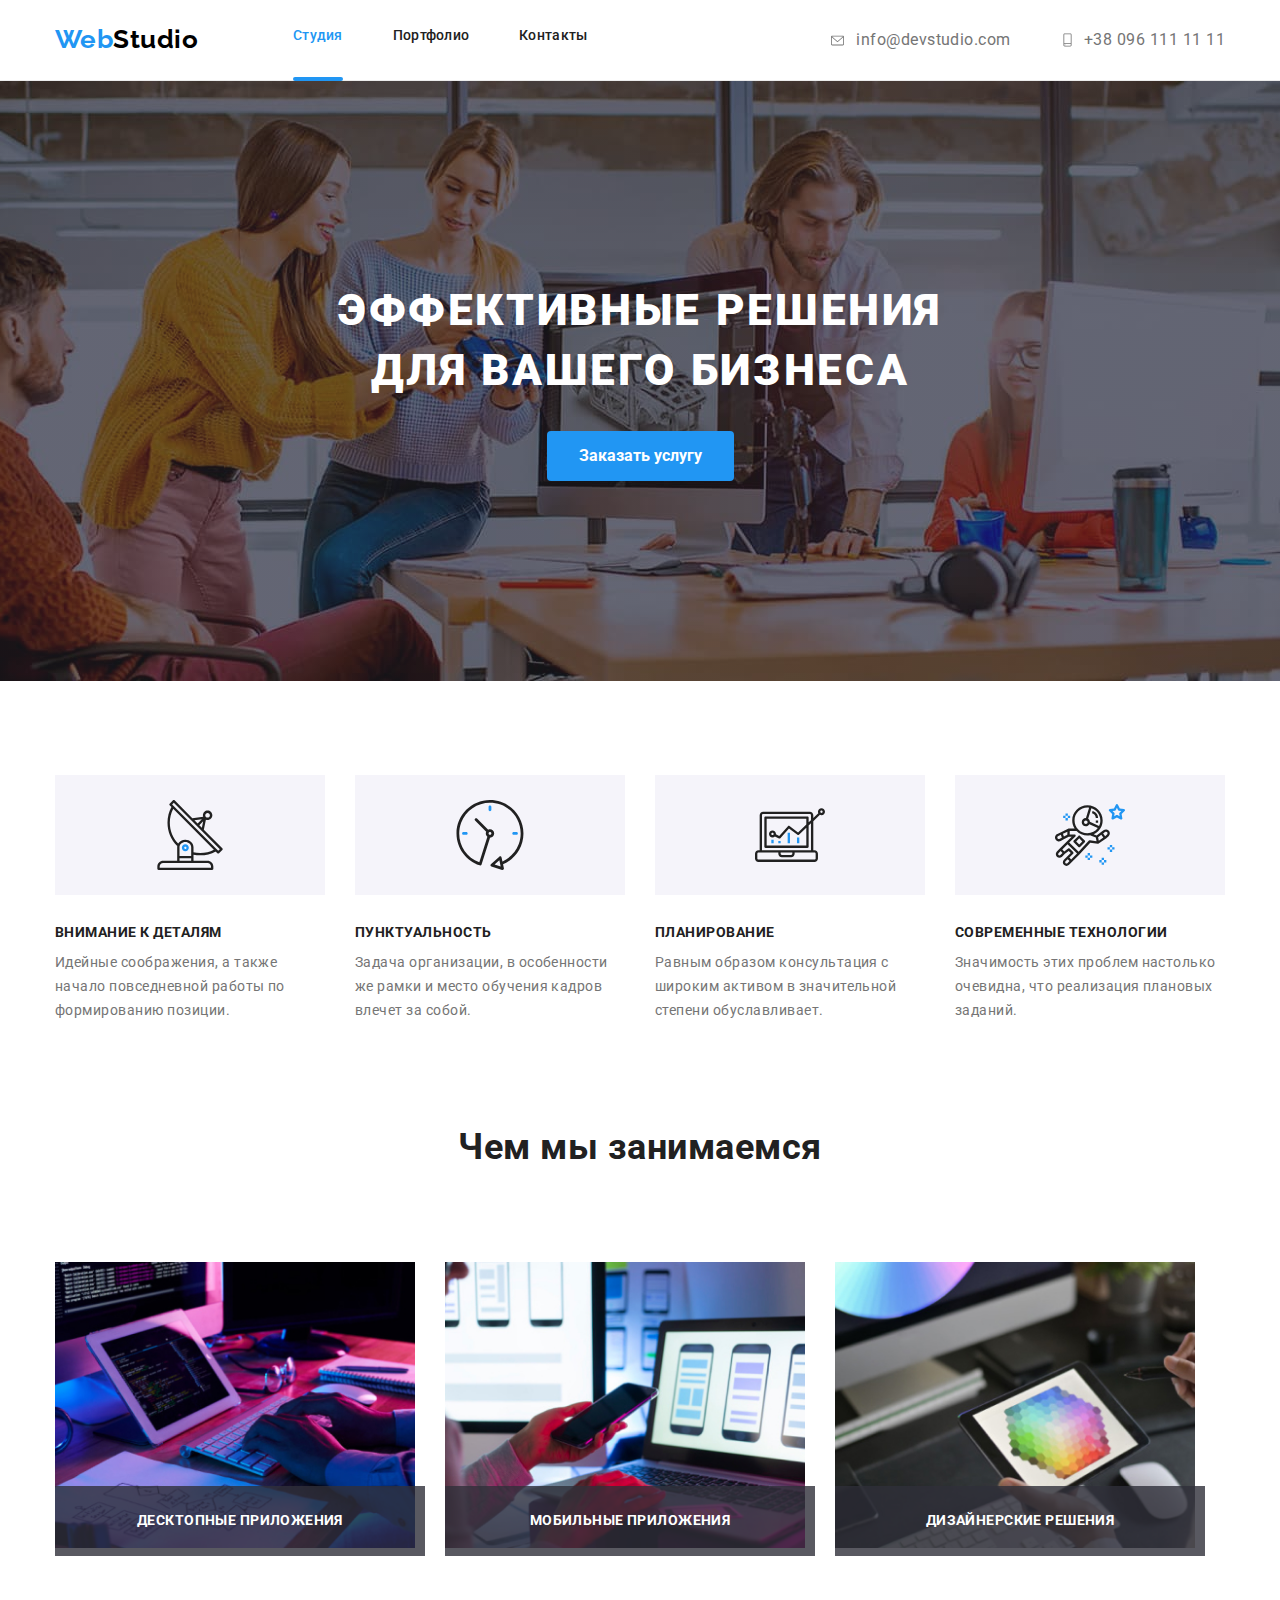
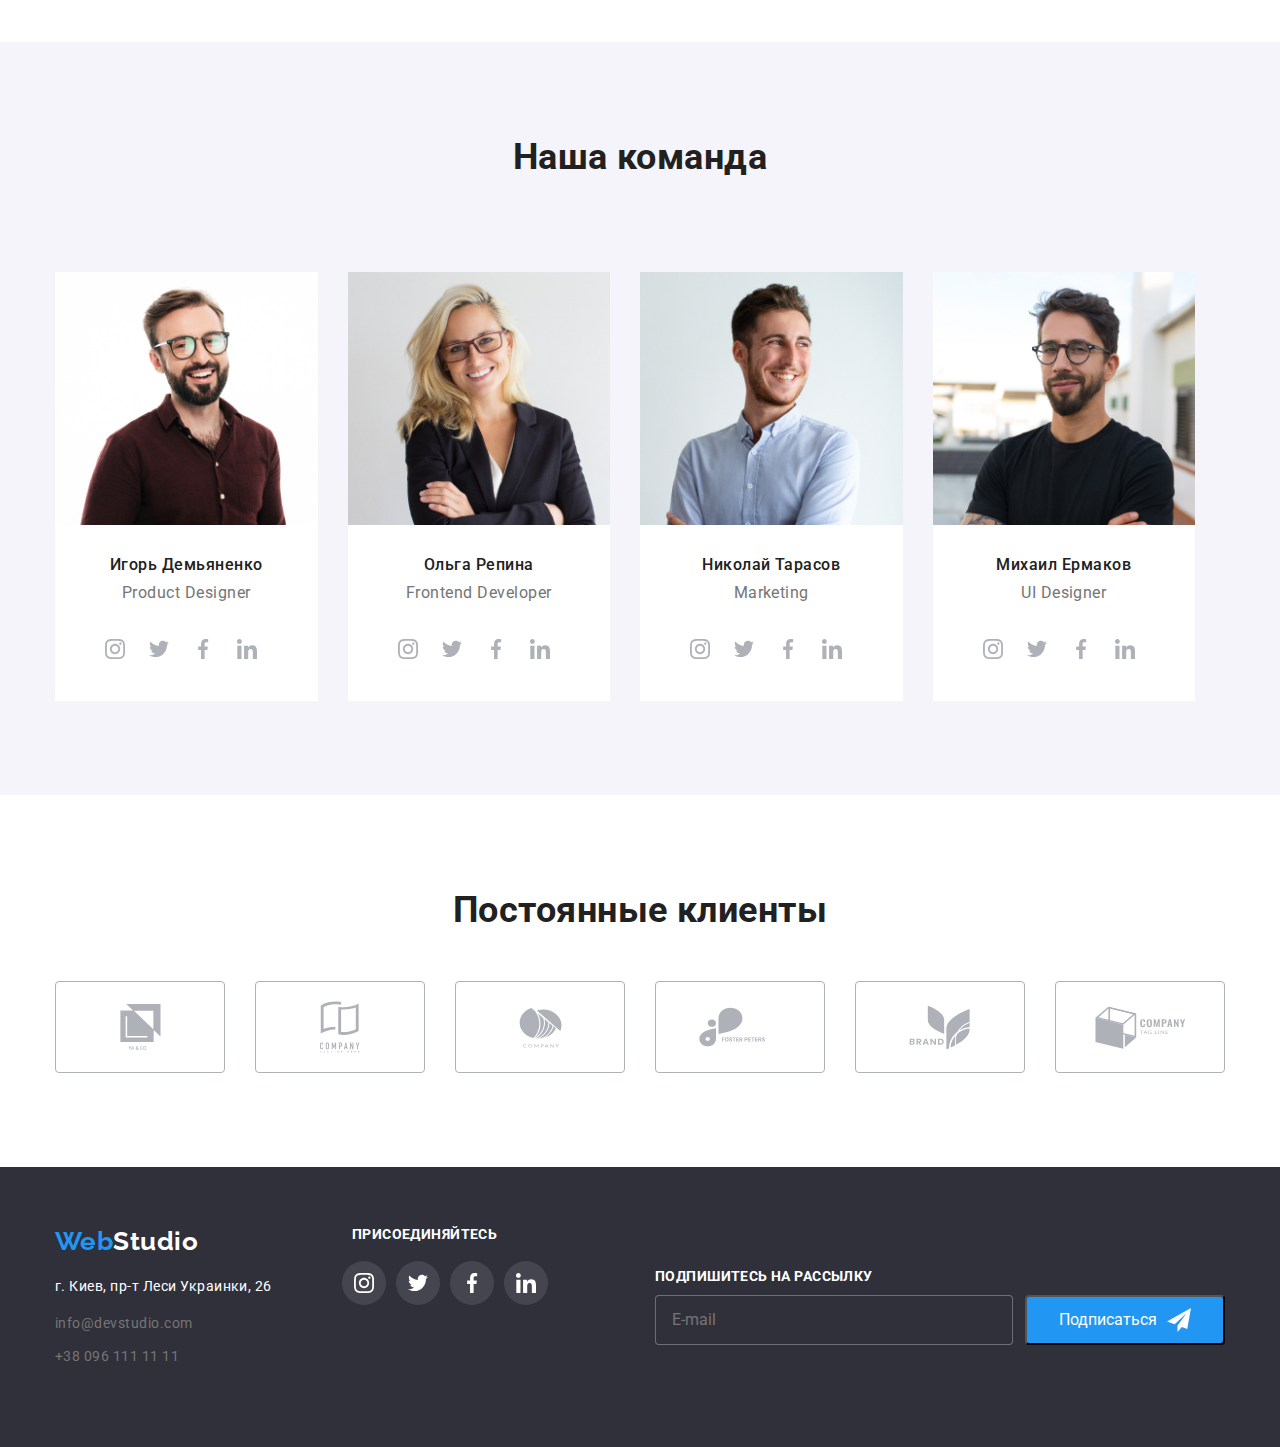
<file: index.html>
<!DOCTYPE html>
<html lang="ru">

<head>
    <meta charset="UTF-8">
    <meta http-equiv="X-UA-Compatible" content="IE=edge">
    <meta name="viewport" content="width=device-width, initial-scale=1.0">
    <title>Document</title>
    <link
        href="https://fonts.googleapis.com/css2?family=Raleway:wght@700&family=Roboto:wght@400;500;700;900&display=swap"
        rel="stylesheet">
    <link rel="stylesheet"
        href="https://cdnjs.cloudflare.com/ajax/libs/modern-normalize/1.1.0/modern-normalize.min.css">
    <link rel="stylesheet" href="./css/style.css">
</head>

<body>
    <!--header-->
    <header class="page-header">
        <div class="container">
            <nav class="menu">
                <a href="./index.html" class="logo"><span class="logo-web">Web</span>Studio</a>
                <ul class="menu-nav list">
                    <li class="item"><a href="./index.html" class="tect link current">Студия</a></li>
                    <li class="item"><a href="./portfolio.html" class="link">Портфолио</a></li>
                    <li class="item"><a href="" class="link">Контакты</a></li>
                </ul>
            </nav>


            <!--tel,mail-->
            <div class="header-contact">
                <ul class="header-contact-list">
                    <li class="header-contact-item">
                        <a class="link contact-link" href="mailto:http//info@devstudio.com">
                            <svg class="header-icon" width="17" height="13">
                                <use href=./images/sprite.svg#icon-envelope-1></use>
                            </svg>
                            info@devstudio.com</a>
                    </li>
                    <li class="header-contact-item">
                        <a class="link contact-link" href="tel:+380961111111">
                            <svg class="header-icon" width="13" height="16">
                                <use href=./images/sprite.svg#icon-smartphone-1>
                                </use>
                            </svg>
                            +38 096 111 11 11</a>
                    </li>
                </ul>
            </div>
        </div>

    </header>
    <!--main-->
    <main>
        <!--Герой-->
        <section class="hero">
            <h1 class="hero-title">Эффективные решения для вашего бизнеса</h1>
            <button type="button" class="hero-button" data-modal-open>Заказать услугу</button>
        </section>
        <!--Особенности-->
        <section class="section">
            <div class="container">
                <ul class="feature-list list">
                    <!--Feature 1-->
                    <li class="feacher-item">
                        <div class="circle-out">
                            <svg class="feacher-icon" width="70" height="70">
                                <use href="./images/sprite.svg#icon-antenna-1-1"> </use>
                            </svg>

                        </div>
                        <h3 class="title">Внимание к деталям</h3>
                        <p class="text"> Идейные соображения, а также
                            начало повседневной работы по формированию позиции.
                        </p>
                    </li>
                    <!--Feature 2-->
                    <li class="feacher-item">
                        <div class="circle-out">
                            <svg class="feacher-icon" width="70" height="70">
                                <use href="./images/sprite.svg#icon-clock-1-1"> </use>
                            </svg>
                        </div>
                        <h3 class="title">Пунктуальность</h3>
                        <p class="text">Задача организации, в особенности же рамки
                            и место обучения кадров влечет за собой.</p>
                    </li>
                    <!--Feature 3-->
                    <li class="feacher-item">
                        <div class="circle-out">
                            <svg class="feacher-icon" width="70" height="70">
                                <use href="./images/sprite.svg#icon-diagram-1-1"> </use>
                            </svg>
                        </div>
                        <h3 class="title">Планирование</h3>
                        <p class="text">Равным образом консультация с широким
                            активом в значительной степени обуславливает.</p>
                    </li>
                    <!--Feature 4-->
                    <li class="feacher-item">
                        <div class="circle-out">
                            <svg class="feacher-icon  class=" client-logo width="70" height="70">
                                <use href="./images/sprite.svg#icon-astronaut-1-1"> </use>
                            </svg>
                        </div>
                        <h3 class="title">Современные технологии</h3>
                        <p class="text">Значимость этих проблем настолько очевидна,
                            что реализация плановых заданий.</p>
                    </li>
                </ul>
            </div>
        </section>
        <!--Чем мы занимаемся-->
        <section class="section">

            <div class="container">
                <h2 class="section-title">Чем мы занимаемся</h2>
                <ul class="work-list list">
                    <li class="section-work-item">
                        <img src="./images/img1.jpg" alt="картинка програмирование" width="370">
                        <div class="work-bg">
                            <p class="work-up-bg">Десктопные приложения</p>
                        </div>
                    </li>
                    <li class="section-work-item">
                        <img src="./images/img2.jpg" alt="картинка дизайн приложений" width="370">
                        <div class="work-bg">
                            <p class="work-up-bg">Мобильные приложения</p>
                        </div>
                    </li>
                    <li class="section-work-item">
                        <img src="./images/img3.jpg" alt="картинка графический дизайн" width="370">
                        <div class="work-bg">
                            <p class="work-up-bg">Дизайнерские решения</p>
                        </div>
                    </li>
                </ul>
            </div>
        </section>
        <!--Наша команда-->
        <section class="section section-team">
            <div class="container ">
                <h2 class="team-section-title">Наша команда</h2>
                <ul class="team-list list">
                    <li class="team-item">
                        <img src="./images/img4.jpg" alt="фото дизайнера продуктов">
                        <div class="team-item-text">
                            <h3 class="section-title-man">Игорь Демьяненко</h3>
                            <p class="text">Product Designer</p>
                            <ul class="team-social-list">
                                <li class="team-social-item">
                                    <a class="team-social-link" href="">
                                        <svg class="team-social-icon" width="20" height="20">
                                            <use href="./images/sprite.svg#icon-instagram-2-1"></use>
                                        </svg>
                                    </a>
                                </li>
                                <li class="team-social-item">
                                    <a class="team-social-link" href="">
                                        <svg class="team-social-icon" width="20" height="20">
                                            <use href="./images/sprite.svg#icon-twitter-1-1"></use>
                                        </svg>
                                    </a>
                                </li>
                                <li class="team-social-item">
                                    <a class="team-social-link" href="">
                                        <svg class="team-social-icon" width="20" height="20">
                                            <use href="./images/sprite.svg#icon-facebook-1-1"></use>
                                        </svg>
                                    </a>
                                </li>
                                <li class="team-social-item">
                                    <a class="team-social-link" href="">
                                        <svg class="team-social-icon" width="20" height="20">
                                            <use href="./images/sprite.svg#icon-linkedin-1-1"></use>
                                        </svg>
                                    </a>
                                </li>
                            </ul>
                        </div>
                    </li>
                    <li class="team-item">
                        <img src="./images/img5.jpg" alt="фото фронтенд разработчика">
                        <div class="team-item-text">
                            <h3 class="section-title-man">Ольга Репина</h3>
                            <p class="text">Frontend Developer</p>
                            <ul class="team-social-list">
                                <li class="team-social-item">
                                    <a class="team-social-link" href="">
                                        <svg class="team-social-icon" width="20" height="20">
                                            <use href="./images/sprite.svg#icon-instagram-2-1"></use>
                                        </svg>
                                    </a>
                                </li>
                                <li class="team-social-item">
                                    <a class="team-social-link" href="">
                                        <svg class="team-social-icon" width="20" height="20">
                                            <use href="./images/sprite.svg#icon-twitter-1-1"></use>
                                        </svg>
                                    </a>
                                </li>
                                <li class="team-social-item">
                                    <a class="team-social-link" href="">
                                        <svg class="team-social-icon" width="20" height="20">
                                            <use href="./images/sprite.svg#icon-facebook-1-1"></use>
                                        </svg>
                                    </a>
                                </li>
                                <li class="team-social-item">
                                    <a class="team-social-link" href="">
                                        <svg class="team-social-icon" width="20" height="20">
                                            <use href="./images/sprite.svg#icon-linkedin-1-1"></use>
                                        </svg>
                                    </a>
                                </li>
                            </ul>
                        </div>
                    </li>
                    <li class="team-item">
                        <img src="./images/img6.jpg" alt="фото маркетолога">
                        <div class="team-item-text">
                            <h3 class="section-title-man">Николай Тарасов</h3>
                            <p class="text">Marketing</p>
                            <ul class="team-social-list">
                                <li class="team-social-item">
                                    <a class="team-social-link" href="">
                                        <svg class="team-social-icon" width="20" height="20">
                                            <use href="./images/sprite.svg#icon-instagram-2-1"></use>
                                        </svg>
                                    </a>
                                </li>
                                <li class="team-social-item">
                                    <a class="team-social-link" href="">
                                        <svg class="team-social-icon" width="20" height="20">
                                            <use href="./images/sprite.svg#icon-twitter-1-1"></use>
                                        </svg>
                                    </a>
                                </li>
                                <li class="team-social-item">
                                    <a class="team-social-link" href="">
                                        <svg class="team-social-icon" width="20" height="20">
                                            <use href="./images/sprite.svg#icon-facebook-1-1"></use>
                                        </svg>
                                    </a>
                                </li>
                                <li class="team-social-item">
                                    <a class="team-social-link" href="">
                                        <svg class="team-social-icon" width="20" height="20">
                                            <use href="./images/sprite.svg#icon-linkedin-1-1"></use>
                                        </svg>
                                    </a>
                                </li>
                            </ul>
                        </div>
                    </li>
                    <li class="team-item">
                        <img src="./images/img7.jpg" alt="фото UI дизайнера">
                        <div class="team-item-text">
                            <h3 class="section-title-man">Михаил Ермаков</h3>
                            <p class="text">UI Designer</p>
                            <ul class="team-social-list">
                                <li class="team-social-item">
                                    <a class="team-social-link" href="">
                                        <svg class="team-social-icon" width="20" height="20">
                                            <use href="./images/sprite.svg#icon-instagram-2-1"></use>
                                        </svg>
                                    </a>
                                </li>
                                <li class="team-social-item">
                                    <a class="team-social-link" href="">
                                        <svg class="team-social-icon" width="20" height="20">
                                            <use href="./images/sprite.svg#icon-twitter-1-1"></use>
                                        </svg>
                                    </a>
                                </li>
                                <li class="team-social-item">
                                    <a class="team-social-link" href="">
                                        <svg class="team-social-icon" width="20" height="20">
                                            <use href="./images/sprite.svg#icon-facebook-1-1"></use>
                                        </svg>
                                    </a>
                                </li>
                                <li class="team-social-item">
                                    <a class="team-social-link" href="">
                                        <svg class="team-social-icon" width="20" height="20">
                                            <use href="./images/sprite.svg#icon-linkedin-1-1"></use>
                                        </svg>
                                    </a>
                                </li>
                            </ul>
                        </div>
                    </li>
                </ul>
            </div>
        </section>
        <section class="section section-client">
            <div class="container">
                <h2 class="client-title">Постоянные клиенты</h2>
                <ul class="client-list">
                    <li class="client-item">
                        <a class="client-link" href="">
                            <svg class="client-icon" width="41" height="46">
                                <use href="./images/sprite.svg#icon-logo-1"></use>
                            </svg>
                        </a>
                    </li>
                    <li class="client-item">
                        <a class="client-link" href="">
                            <svg class="client-icon" width="40" height="52">
                                <use href="./images/sprite.svg#icon-logo-2"></use>
                            </svg>
                        </a>
                    </li>
                    <li class="client-item">
                        <a class="client-link" href="">
                            <svg class="client-icon" width="43" height="41">
                                <use href="./images/sprite.svg#icon-logo-3"></use>
                            </svg>
                        </a>
                    </li>
                    <li class="client-item">
                        <a class="client-link" href="">
                            <svg class="client-icon" width="84" height="40">
                                <use href="./images/sprite.svg#icon-logo-4"></use>
                            </svg>
                        </a>
                    </li>
                    <li class="client-item">
                        <a class="client-link" href="">
                            <svg class="client-icon" width="62" height="45">
                                <use href="./images/sprite.svg#icon-logo-5"></use>
                            </svg>
                        </a>
                    </li>
                    <li class="client-item">
                        <a class="client-link" href="">
                            <svg class="client-icon" width="93" height="43">
                                <use href="./images/sprite.svg#icon-logo-6"></use>
                            </svg>
                        </a>
                    </li>
                </ul>
            </div>
        </section>
    </main>
    <!--footer-->
    <footer class="page-footer">
        <div class="container">
            <div class="footer-content">
                <div class="footer-left">
                    <a href="./index.html" class="logo"> <span class="logo-web">Web</span>Studio</a>

                    <div class="footer-address">
                        <ul class="address">
                            <li class="item">
                                <p class="text">г. Киев, пр-т Леси Украинки, 26</p>
                            </li>
                            <li class="item"><a class="text-1"
                                    href="mailto:http//info@devstudio.com">info@devstudio.com</a>
                            </li>
                            <li class="item"><a class="text-1" href="tel:+380961111111">+38 096 111 11 11</a></li>
                        </ul>
                    </div>
                </div>
                <div class="footer-rigth">
                    <h2 class="footer-right-title">присоединяйтесь</h2>
                    <ul class="footer-social-list">
                        <li class="footer-social-item">
                            <a class="footer-social-link" href="">
                                <svg class="footer-social-icon" width="20" height="20">
                                    <use href="./images/sprite.svg#icon-instagram-2-1"></use>
                                </svg>
                            </a>
                        </li>
                        <li class="footer-social-item">
                            <a class="footer-social-link" href="">
                                <svg class="footer-social-icon" width="20" height="20">
                                    <use href="./images/sprite.svg#icon-twitter-1-1"></use>
                                </svg>
                            </a>
                        </li>
                        <li class="footer-social-item">
                            <a class="footer-social-link" href="">
                                <svg class="footer-social-icon" width="20" height="20">
                                    <use href="./images/sprite.svg#icon-facebook-1-1"></use>
                                </svg>
                            </a>
                        </li>
                        <li class="footer-social-item">
                            <a class="footer-social-link" href="">
                                <svg class="footer-social-icon" width="20" height="20">
                                    <use href="./images/sprite.svg#icon-linkedin-1-1"></use>
                                </svg>
                            </a>
                        </li>
                    </ul>
                </div>
            </div>
            <div class="footer-box-form">
                <h3 class="box-item">Подпишитесь на рассылку</h3>
                <form class="footer-form">
                    <input class="footer-input" type="email" name="email" placeholder="E-mail" />
                    <button class="footer-btn" type="submit">Подписаться
                        <svg class="send-btn-icon" width="24" height="24">
                            <use href="./images/sprite.svg#icon-send1">
                            </use>
                        </svg>
                    </button>
                </form>
            </div>
        </div>
    </footer>

    <!-- Вся твоя разметка, включая разметку модалки -->

    <div class="backdrop is-hidden" data-modal>
        <div class="modal">
            <button class="close-btn" type="button" data-modal-close>
                <svg class="close-btn-icon" width="11" height="11">
                    <use href="./images/sprite.svg#icon-close"></use>
                </svg>
            </button>
            <div class="modal-form">
                <form action="" method="GET" class="modal-form">
                    <p class="modal-title">Оставьте свои данные, мы вам перезвоним</p>
                    <div class="form-field">
                        <label for="name-input" class="form-input-text">Имя</label>
                        <div class="input-wrapper">
                            <input class="form-input" type="text" placeholder="" name="user-name" id="name-input" />
                            <svg class="input-icon" width="11" height="11">
                                <use href="./images/sprite.svg#icon-login"></use>
                            </svg>
                        </div>
                    </div>

                    <div class="form-field">
                        <label for="tel-input" class="form-input-text">Телефон</label>
                        <div class="input-wrapper">
                            <input class="form-input" type="tel" placeholder="" id="tel-input" name="user-name">
                            <svg class="input-icon" width="11" height="11">
                                <use href="./images/sprite.svg#icon-call"></use>
                            </svg>
                        </div>
                    </div>

                    <div class="form-field">
                        <label for="email-input" class="form-input-text">Почта</label>
                        <div class="input-wrapper">
                            <input type="email" placeholder="" id="email-input" name="user-name" class="form-input">
                            <svg class="input-icon" width="11" height="11">
                                <use href="./images/sprite.svg#icon-send"></use>
                            </svg>
                        </div>
                    </div>
                    <div class="form-field">
                        <label for="comment" class="form-input-text">Kомментарий</label>
                        <textarea name="user-comment" id="comment" class="form-text"
                            placeholder="Введите текст"></textarea>
                    </div>
                    <div class="form-field">
                        <input type="checkbox" class="input-check visually-hidden" id="input-check">
                        <label for="input-check" class="input-check-text">
                            <span>
                                <svg class="check-icon" width="10" height="10">
                                    <use href="./images/sprite.svg#icon-ok"></use>
                                </svg>
                            </span>
                            Соглашаюсь с рассылкой и принимаю&nbsp;<a class="form-link" href="">Условия
                                договора</a></label>
                    </div>

                    <button class="form-btn" type="submit" submit>Отправить</button>
                </form>

            </div>
        </div>
    </div>
    <script src="./js/modal.js"></script>
</body>
</file>
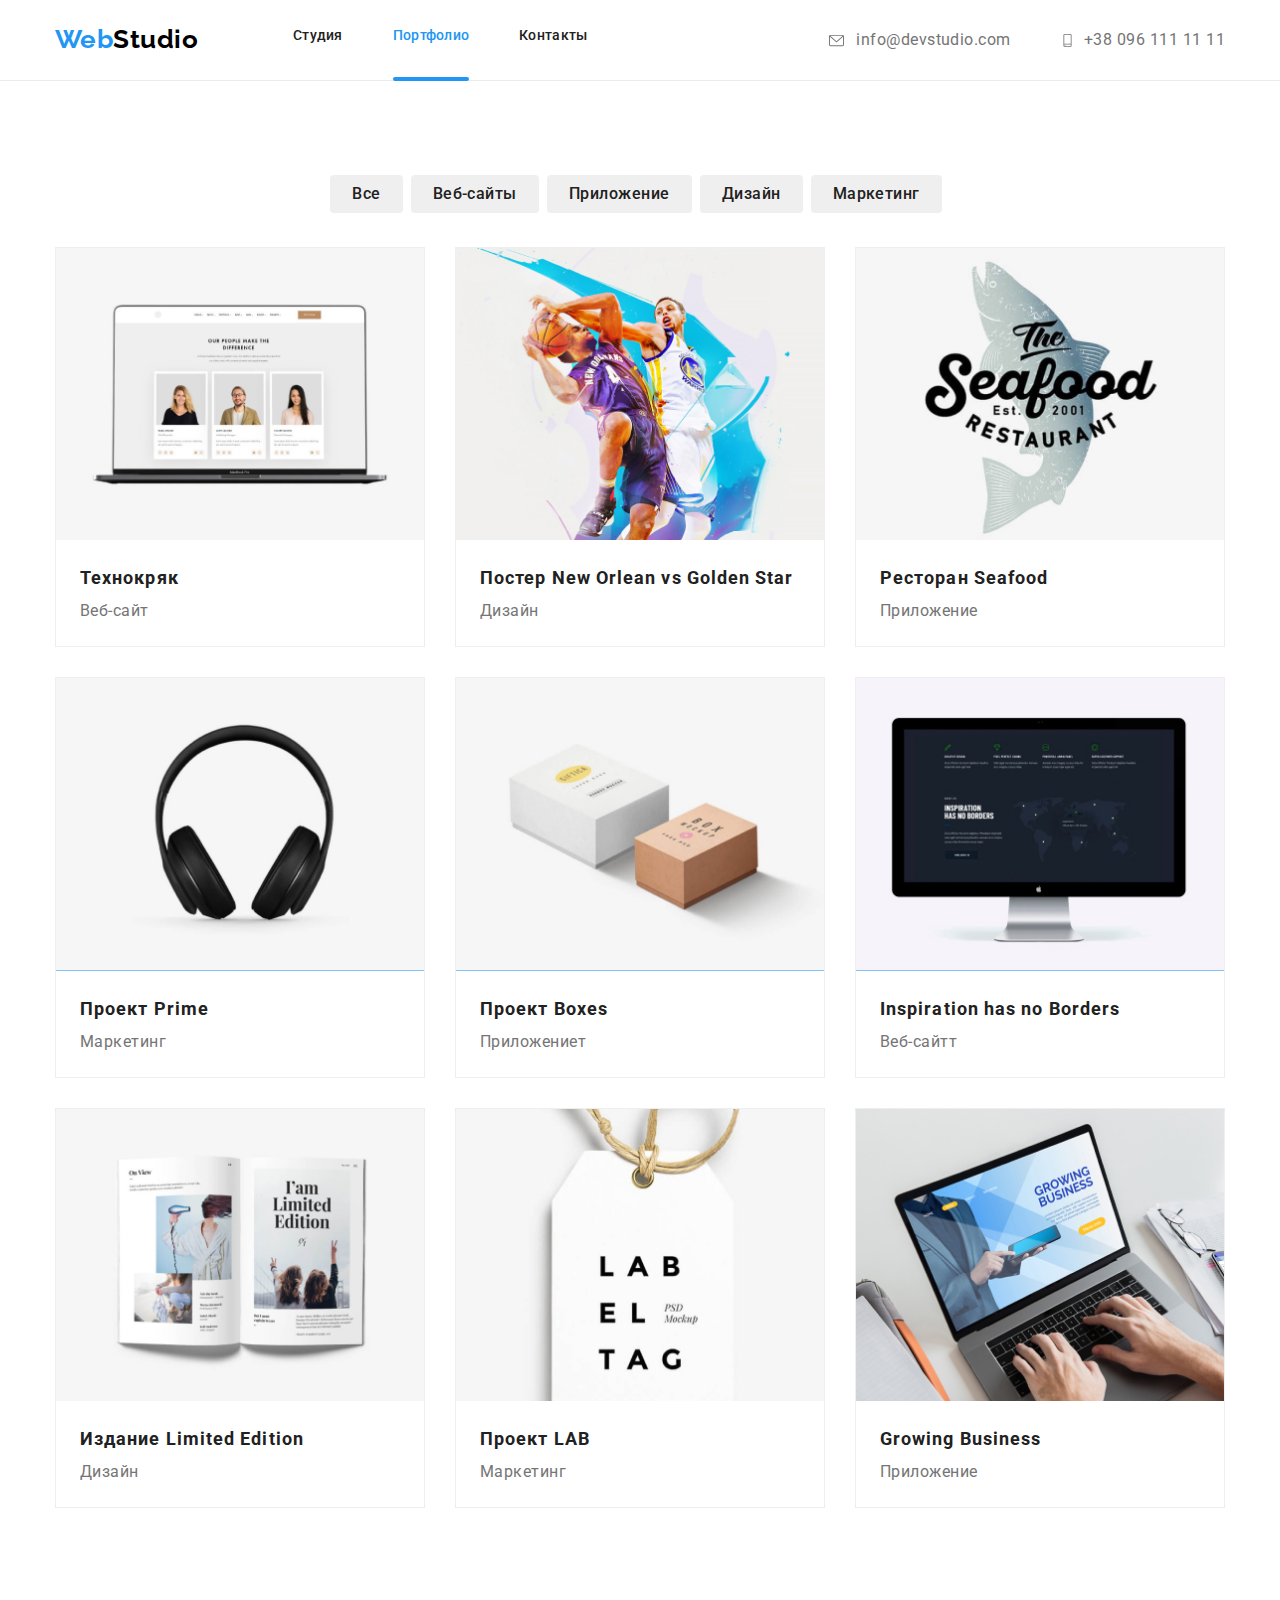
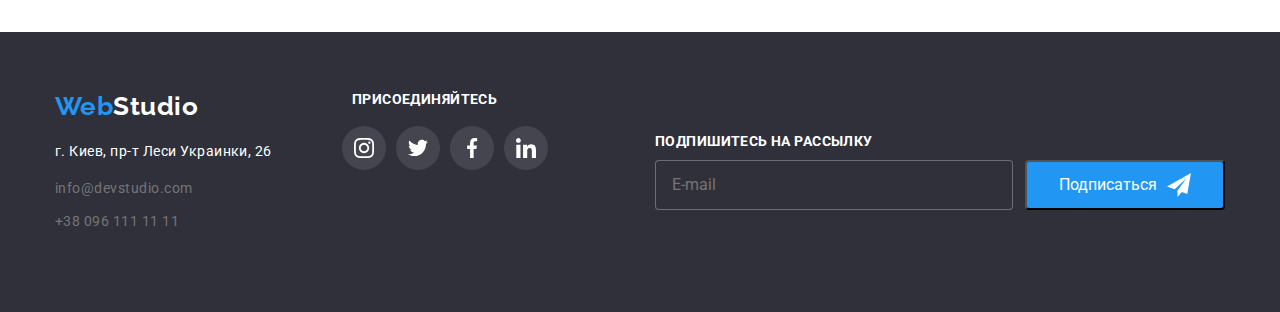
<file: portfolio.html>
<!DOCTYPE html>
<html lang="ru">

<head>
    <meta charset="UTF-8">
    <meta http-equiv="X-UA-Compatible" content="IE=edge">
    <meta name="viewport" content="width=device-width, initial-scale=1.0">
    <title>Document</title>
    <link
        href="https://fonts.googleapis.com/css2?family=Raleway:wght@700&family=Roboto:wght@400;500;700;900&display=swap"
        rel="stylesheet">
    <link rel="stylesheet"
        href="https://cdnjs.cloudflare.com/ajax/libs/modern-normalize/1.1.0/modern-normalize.min.css">
    <link rel="stylesheet" href="./css/style.css">
</head>

<body>
    <!--header-->
    <header class="page-header">
        <div class="container">
            <nav class="menu">
                <a href="./index.html" class="logo"><span class="logo-web">Web</span>Studio</a>
                <ul class="menu-nav list">
                    <li class="item"><a href="./index.html" class="link">Студия</a></li>
                    <li class="item"><a href="./portfolio.html" class="link current">Портфолио</a></li>
                    <li class="item"><a href="" class="link">Контакты</a></li>
                </ul>
            </nav>


            <!--tel,mail-->
            <div class="header-contact">
                <ul class="header-contact-list">
                    <li class="header-contact-item">
                        <a class="link contact-link" href="mailto:http//info@devstudio.com">
                            <svg class="header-icon" width="19" height="15">
                                <use href=./images/sprite.svg#icon-envelope-1></use>
                            </svg>
                            info@devstudio.com</a>
                    </li>
                    <li class="header-contact-item">
                        <a class="link contact-link" href="tel:+380961111111">
                            <svg class="header-icon" width="13" height="19">
                                <use href=./images/sprite.svg#icon-smartphone-1>
                                </use>
                            </svg>
                            +38 096 111 11 11</a>
                    </li>
                </ul>
            </div>
        </div>

    </header>
    <!--main-->
    <main>
        <!---filter-->
        <section class="section">
            <div class="container filter-list">
                <ul class="filter list">
                    <li class="filter-item"><button type="button" class="filter-button">Все</button></li>
                    <li class="filter-item"><button type="button" class="filter-button">Веб-сайты</button></li>
                    <li class="filter-item"><button type="button" class="filter-button">Приложение</button></li>
                    <li class="filter-item"><button type="button" class="filter-button">Дизайн</button></li>
                    <li class="filter-item"><button type="button" class="filter-button">Маркетинг</button></li>
                </ul>
            </div>


            <!--project-->
            <div class="container">
                <ul class="project-list list">
                    <li class="project-item">
                        <div class="project-wrap">
                            <img src="./images/img8.jpg" alt="" width="370">
                            <p class="project-description">Технокряк это современная площадка распространения
                                коронавируса.
                                Компании используют эту платформу для цифрового
                                шпионажа и атак на защищённые сервера конкурентов.</p>
                        </div>
                        <div class="item-title">
                            <h2 class="project-title">Технокряк</h2>
                            <p class="project-text">Веб-сайт</p>
                        </div>
                    </li>
                    <li class="project-item">
                        <div class="project-wrap">
                            <img src="./images/img9.jpg" alt="" width="370">
                            <p class="project-description">Технокряк это современная площадка распространения
                                коронавируса.
                                Компании используют эту платформу для цифрового
                                шпионажа и атак на защищённые сервера конкурентов.</p>
                        </div>
                        <div class="item-title">
                            <h2 class="project-title">Постер New Orlean vs Golden Star</h2>
                            <p class="project-text">Дизайн</p>
                        </div>
                    </li>
                    <li class="project-item">
                        <div class="project-wrap">
                            <img src="./images/img10.jpg" alt="" width="370">
                            <p class="project-description">Технокряк это современная площадка распространения
                                коронавируса.
                                Компании используют эту платформу для цифрового
                                шпионажа и атак на защищённые сервера конкурентов.</p>
                        </div>
                        <div class="item-title">
                            <h2 class="project-title">Ресторан Seafood</h2>
                            <p class="project-text">Приложение</p>
                        </div>
                    </li>
                    <li class="project-item">
                        <div class="project-wrap">
                            <img src="./images/img11.jpg" alt="" width="370">
                            <p class="project-description">Технокряк это современная площадка распространения
                                коронавируса.
                                Компании используют эту платформу для цифрового
                                шпионажа и атак на защищённые сервера конкурентов.</p>
                        </div>
                        <div class="item-title">
                            <h2 class="project-title">Проект Prime</h2>
                            <p class="project-text">Маркетинг</p>
                        </div>
                    </li>
                    <li class="project-item">
                        <div class="project-wrap">
                            <img src="./images/img12.jpg" alt="" width="370">
                            <p class="project-description">Технокряк это современная площадка распространения
                                коронавируса.
                                Компании используют эту платформу для цифрового
                                шпионажа и атак на защищённые сервера конкурентов.</p>
                        </div>
                        <div class="item-title">
                            <h2 class="project-title">Проект Boxes</h2>
                            <p class="project-text">Приложениет</p>
                        </div>
                    </li>
                    <li class="project-item">
                        <div class="project-wrap">
                            <img src="./images/img13.jpg" alt="" width="370">
                            <p class="project-description">Технокряк это современная площадка распространения
                                коронавируса.
                                Компании используют эту платформу для цифрового
                                шпионажа и атак на защищённые сервера конкурентов.</p>
                        </div>
                        <div class="item-title">
                            <h2 class="project-title">Inspiration has no Borders</h2>
                            <p class="project-text">Веб-сайтт</p>
                        </div>
                    </li>
                    <li class="project-item">
                        <div class="project-wrap">
                            <img src="./images/img14.jpg" alt="" width="370">
                            <p class="project-description">Технокряк это современная площадка распространения
                                коронавируса.
                                Компании используют эту платформу для цифрового
                                шпионажа и атак на защищённые сервера конкурентов.</p>
                        </div>
                        <div class="item-title">
                            <h2 class="project-title">Издание Limited Edition</h2>
                            <p class="project-text">Дизайн</p>
                        </div>
                    </li>
                    <li class="project-item">
                        <div class="project-wrap">
                            <img src="./images/img15.jpg" alt="" width="370">
                            <p class="project-description">Технокряк это современная площадка распространения
                                коронавируса.
                                Компании используют эту платформу для цифрового
                                шпионажа и атак на защищённые сервера конкурентов.</p>
                        </div>
                        <div class="item-title">
                            <h2 class="project-title">Проект LAB</h2>
                            <p class="project-text">Маркетинг</p>
                        </div>
                    </li>
                    <li class="project-item">
                        <div class="project-wrap">
                            <img src="./images/img16.jpg" alt="" width="370">
                            <p class="project-description">Технокряк это современная площадка распространения
                                коронавируса.
                                Компании используют эту платформу для цифрового
                                шпионажа и атак на защищённые сервера конкурентов.</p>
                        </div>
                        <div class="item-title">
                            <h2 class="project-title">Growing Business</h2>
                            <p class="project-text">Приложение</p>
                        </div>
                    </li>
                </ul>
            </div>
        </section>
    </main>
    <!--footer-->
    <footer class="page-footer">
        <div class="container">
            <div class="footer-content">
                <div class="footer-left">
                    <a href="./index.html" class="logo"> <span class="logo-web">Web</span>Studio</a>

                    <div class="footer-address">
                        <ul class="address">
                            <li class="item">
                                <p class="text">г. Киев, пр-т Леси Украинки, 26</p>
                            </li>
                            <li class="item"><a class="text-1"
                                    href="mailto:http//info@devstudio.com">info@devstudio.com</a>
                            </li>
                            <li class="item"><a class="text-1" href="tel:+380961111111">+38 096 111 11 11</a></li>
                        </ul>
                    </div>
                </div>
                <div class="footer-rigth">
                    <h2 class="footer-right-title">присоединяйтесь</h2>
                    <ul class="footer-social-list">
                        <li class="footer-social-item">
                            <a class="footer-social-link" href="">
                                <svg class="footer-social-icon" width="20" height="20">
                                    <use href="./images/sprite.svg#icon-instagram-2-1"></use>
                                </svg>
                            </a>
                        </li>
                        <li class="footer-social-item">
                            <a class="footer-social-link" href="">
                                <svg class="footer-social-icon" width="20" height="20">
                                    <use href="./images/sprite.svg#icon-twitter-1-1"></use>
                                </svg>
                            </a>
                        </li>
                        <li class="footer-social-item">
                            <a class="footer-social-link" href="">
                                <svg class="footer-social-icon" width="20" height="20">
                                    <use href="./images/sprite.svg#icon-facebook-1-1"></use>
                                </svg>
                            </a>
                        </li>
                        <li class="footer-social-item">
                            <a class="footer-social-link" href="">
                                <svg class="footer-social-icon" width="20" height="20">
                                    <use href="./images/sprite.svg#icon-linkedin-1-1"></use>
                                </svg>
                            </a>
                        </li>
                    </ul>
                </div>
            </div>
            <div class="footer-box-form">
                <h3 class="box-item">Подпишитесь на рассылку</h3>
                <form class="footer-form">
                    <input class="footer-input" type="email" name="email" placeholder="E-mail" />
                    <button class="footer-btn" type="submit">Подписаться
                        <svg class="send-btn-icon" width="24" height="24">
                            <use href="./images/sprite.svg#icon-send1">
                            </use>
                        </svg>
                    </button>
                </form>
            </div>
        </div>
    </footer>
    <script src=""></script>
</body>

</html>
</file>
<file: css/style.css>
:root {
  --primary-text-color: #757575;
  --title-text-color: #212121;
  --accent-color: #2196f3;
  --primary-white-color: #ffffff;
}

body {
  background-color: var(--primary-white-color);
  color: var(--primary-text-color);
  font-family: Roboto, sans-serif;
  letter-spacing: 0.03em;
}

h1,
h2,
h3,
h4,
h5,
h6,
p {
  margin: 0;
  padding: 0;
}

ul {
  padding-left: 0;
  list-style: none;
  margin: 0;
}

.link {
  text-decoration: none;
  display: flex;
  transition-duration: 250ms;
  transition-timing-function: cubic-bezier(0.4, 0, 0.2, 1);
}
img {
  display: block;
  width: 100%;
  height: auto;
}
.list {
  display: flex;
}

.visually-hidden {
  position: absolute;
  width: 1px;
  height: 1px;
  margin: -1px;
  padding: 0;
  overflow: hidden;
  border: 0;
  clip: rect(0 0 0 0);
}

.section {
  margin-top: 94px;
}

.container {
  width: 1200px;
  padding: 0 15px;
  margin: 0 auto;
  /* border: 1px solid red; */
  align-items: center;
}

/* memu-nav */
.page-header .container {
  display: flex;
  justify-content: space-between;
  align-items: center;
}
.page-header {
  border-bottom: 1px solid #ececec;
}
.logo {
  color: #000000;
  font-family: Raleway, cursive;
  font-weight: 700;
  font-size: 26px;
  line-height: 1.1;
  text-decoration: none;
  width: 145px;
  height: 31px;
}

.logo:hover,
.logo:focus {
  color: var(--accent-color);
}
.logo-web {
  color: var(--accent-color);
}
.menu-nav {
  display: flex;
  margin-left: 93px;
  align-items: center;
}
.menu {
  display: flex;
  align-items: center;
}

.test {
  position: relative;
}

.menu-nav .link:hover,
.menu-nav .link:focus {
  color: var(--accent-color);
}

.menu-nav .item {
  margin-right: 50px;
}

.menu-nav .link {
  color: var(--title-text-color);
  font-weight: 500;
  font-size: 14px;
  line-height: 1.14;
  letter-spacing: 0.02em;
  text-decoration: none;
}

.menu-nav .current {
  position: relative;
  color: var(--accent-color);
}

.link.current::after {
  content: "";
  display: block;
  position: absolute;
  left: 0;
  bottom: -38px;
  width: 100%;
  height: 4px;
  background: var(--accent-color);
  border-radius: 2px;
}

/* Контакты */

.header-icon {
  margin-right: 10px;
  fill: currentColor;
}

.contact-link:hover .header-icon,
.contact-link:focus .header-icon {
  fill: var(--accent-color);
}
.contact-link:hover,
.contact-link:focus {
  color: #188ce8;
}

.header-contact {
  padding-top: 32px;
  padding-bottom: 32px;
  color: var(--primary-text-color);
  display: flex;
  align-items: center;
  flex-wrap: wrap;
}

.header-contact-list {
  display: flex;
  justify-content: center;
  flex-wrap: wrap;
}

.header-contact .header-icon {
  color: var(--primary-text-color);
  font-weight: 500;
  font-size: 14px;
  line-height: 1.14;
  letter-spacing: 0.02em;
  cursor: default;
  margin-left: 50px;
}
.header-contact-item {
  align-items: center;
}

.contact-link {
  display: flex;
  height: 16px;
  align-items: center;
  color: var(--primary-text-color);
}

.link.contact-link .header-icon:hover,
.link.contact-link .header-icon:focus {
  color: var(--accent-color);
}

/* Hero */
.hero {
  background-image: linear-gradient(
      rgba(47, 48, 58, 0.4),
      rgba(47, 48, 58, 0.4)
    ),
    url(../images/Img\ bg.jpg);
  background-position: center;
  background-repeat: no-repeat;
  background-size: cover;
  max-width: 1600px;
  height: 600px;
  margin: 0 auto;
  padding-top: 200px;
  padding-bottom: 200px;
  background-color: #2f303a;
}

.hero-title {
  max-width: 696px;
  margin: 0 auto 30px;
  color: var(--primary-white-color);
  font-family: Roboto;
  font-style: 400;
  font-weight: 900;
  font-size: 44px;
  line-height: 1.36;
  letter-spacing: 0.06em;
  text-transform: uppercase;
  text-align: center;
  margin-bottom: 30px;
}

/* hero button */

.hero-button {
  background-color: var(--accent-color);
  color: var(--primary-white-color);
  font-family: inherit;
  font-weight: 700;
  font-size: 16px;
  line-height: 1.87;
  cursor: pointer;
  padding: 10px 32px;
  border-radius: 4px;
  text-align: center;
  margin-top: 30px;
  margin: 0 auto;
  display: block;
  border: none;
  transition-duration: 250ms;
  transition-timing-function: cubic-bezier(0.4, 0, 0.2, 1);
}

.hero-button:hover,
.hero-button:focus {
  color: var(--primary-white-color);
  background-color: #188ce8;
}

/* Feature */

.feacher {
  margin-top: 94px;
}

.feacher-list {
  display: flex;
  margin-top: 94px;
}

.feacher-item {
}

.feacher-item:not(:last-child) {
  margin-right: 30px;
}

.circle-out {
  display: flex;
  justify-content: center;
  align-items: center;
  margin-bottom: 30px;
  background: #f5f4fa;
  width: 270px;
  height: 120px;
}

.feacher-icon {
}

.feacher-title {
  margin-right: 30px;
}

.title {
  padding-bottom: 10px;
}

.feature-list .title {
  color: var(--title-text-color);
  font-weight: 700;
  font-size: 14px;
  line-height: 1.14;
  text-transform: uppercase;
}

.feature-list .text {
  font-size: 14px;
  line-height: 1.71;
  color: var(--primary-text-color);
}

/* section-work */
.section-work-item {
  display: flex;
}

.section-work-item:not(:last-child) {
  margin-right: 30px;
}

.work-list {
  margin-right: 30px;
  margin-top: 94px;
}
.work-bg {
  position: absolute;
  display: flex;
  justify-content: center;
  align-items: center;
  width: 370px;
  height: 70px;
  margin-top: 224px;
  background: rgba(47, 48, 58, 0.8);
}

.work-up-bg {
  font-weight: bold;
  font-size: 14px;
  line-height: 1.14;
  text-align: center;
  letter-spacing: 0.03em;
  text-transform: uppercase;
  color: #ffffff;
}

/* section-team */

.section-team {
  background-color: #f5f4fa;
}

.team-section-title {
  padding-top: 94px;
  display: block;
  color: var(--title-text-color);
  font-weight: 700;
  font-size: 36px;
  line-height: 1.17;
  text-align: center;
}

.team-list {
  margin-top: 94px;
  padding-bottom: 94px;
  margin-bottom: 0px;
}

.team-item {
  margin-right: 30px;
}

.team-item:not(:last-child) {
  margin-right: 30px;
}

.team-item-text {
  background: #ffffff;
  padding-top: 30px;
  padding-bottom: 30px;
  text-align: center;
}

.section-title {
  display: block;
  color: var(--title-text-color);
  font-weight: 700;
  font-size: 36px;
  line-height: 1.17;
  text-align: center;
}

.section-title-man {
  padding-bottom: 10px;
  text-align: center;
  color: var(--title-text-color);
  font-weight: 500;
  font-size: 16px;
  line-height: 1.19;
}

.team-social-list {
  width: 206px;
  height: 44px;
  padding-left: 10px;
  margin: 0 auto;
  margin-top: 16px;
  background-color: #ffffff;
  display: flex;
  align-content: center;
  justify-items: center;
  border-radius: 50%;
}

.team-social-item {
  display: flex;
  align-content: center;
  justify-items: center;
  background: #ffffff;
}

.team-social-icon {
  fill: #afb1b8;
  transition-duration: 250ms;
  transition-timing-function: cubic-bezier(0.4, 0, 0.2, 1);
}

.team-social-link {
  width: 44px;
  height: 44px;
  padding-top: 12px;
  /* background-color: #ffffff; */
  border-radius: 50%;
  transition-duration: 250ms;
  transition-timing-function: cubic-bezier(0.4, 0, 0.2, 1);
}

.team-social-link:hover,
.team-social-link:focus {
  /* fill: #ffffff; */
  background-color: var(--accent-color);
}

.team-social-link:hover .team-social-icon,
.team-social-link:focus .team-social-icon {
  fill: #ffffff;
  /* background-color: var(--accent-color); */
}

/* Client */
.section-client {
}

.client-title {
  text-align: center;
  color: var(--title-text-color);
  font-weight: 700;
  font-size: 36px;
  line-height: 1.17;
  margin-bottom: 50px;
}
.client-list {
  display: flex;
  margin-bottom: 94px;
}

.client-item {
  width: 170px;
  height: 92px;
  border: 1px solid #afb1b8;
  border-radius: 4px;
  display: flex;
  align-items: center;
  justify-content: center;
}

.client-item:hover {
  border: 1px solid var(--accent-color);
}

.client-link {
  width: 170px;
  height: 92px;
  border-radius: 2px;
  display: flex;
  align-items: center;
  justify-content: center;
}

.client-link:hover .client-icon,
.client-link:focus .client-icon {
  fill: #2196f3;
}

.client-icon {
  /* width: 106px;
  height: 60px; */
  display: inline-block;
  display: flex;
  fill: #afb1b8;
}

.client-item {
  margin-right: 30px;
}

.client-item:not(:last-child) {
}

/* -------FOOTER -------- */

.page-footer {
  box-sizing: border-box;
  background: #2f303a;
  padding: 60px 0;
}

.page-footer .logo:hover,
.page-footer .logo:focus {
  color: var(--accent-color);
}

.page-footer .container {
  display: flex;
  justify-content: space-between;
}

.page-footer .logo {
  color: var(--primary-white-color);
  margin-bottom: 20px;
  transition-duration: 250ms;
  transition-timing-function: cubic-bezier(0.4, 0, 0.2, 1);
}

.footer-content {
  display: flex;
}

.footer-left {
  text-decoration: none;
  display: flex;
  flex-direction: column;
}

.footer-rigth {
  margin-left: 70px;
  margin-right: 93px;
}

.footer-right-title {
  font-weight: 700;
  font-size: 14px;
  line-height: 1.14;
  letter-spacing: 0.03em;
  text-transform: uppercase;
  padding-left: 10px;
  padding-bottom: 9px;
  color: #ffffff;
}

.footer-social-link {
  display: flex;
  width: 44px;
  height: 44px;
  border-radius: 50%;
  justify-content: center;
  align-items: center;
  background: rgba(255, 255, 255, 0.1);
  margin-top: 9px;
}

.footer-social-link:hover {
  background-color: var(--accent-color);
  transition-duration: 250ms;
  transition-timing-function: cubic-bezier(0.4, 0, 0.2, 1);
}
.footer-social-item {
  margin-right: 10px;
}

.footer-social-icon {
  max-width: 100%;
  max-width: 100%;
  fill: #ffffff;
}

.footer-icon:hover {
  background-color: var(--accent-color);
}

.address {
  display: flex;
  flex-direction: column;
  margin-bottom: 9px;
  list-style: none;
}

.item {
  margin-bottom: 9px;
}

.footer-address .text-1:hover,
.footer-address .text-1:focus {
  color: var(--accent-color);
}

.footer-address .text-1 {
  text-decoration: none;
  font-style: normal;
  font-size: 14px;
  line-height: 1.71;
  color: var(--primary-white-color--);
  text-decoration: none;
  cursor: default;
  font-family: Roboto, sans-serif;
}

.text {
  padding-bottom: 9px;
}

.text-1 {
  margin-bottom: 9px;
  transition-duration: 250ms;
  transition-timing-function: cubic-bezier(0.4, 0, 0.2, 1);
}
.page-footer .text {
  padding-bottom: 9px;
  font-size: 14px;
  color: #ffffff;
}
.footer-social-item {
  display: flex;
  justify-content: center;
  align-content: center;
}

.footer-social-list {
  display: flex;
  align-content: center;
  margin-left: 0;
  padding-left: 0;
}

.footer-box-form {
}

.footer-input {
  width: 358px;
  border-radius: 4px;
  border: 1px solid rgba(255, 255, 255, 0.3);
  background: #2f303a;
  padding-left: 16px;
}

.footer-input:focus {
  border: 1px solid rgba(255, 255, 255, 0.3);
  color: #2f303a;
  border: none;
}

.box-item {
  color: var(--primary-white-color);
  font-size: 14px;
  line-height: 1.14;
  letter-spacing: 0.03em;
  text-transform: uppercase;
  padding-bottom: 10px;
  color: #ffffff;
}

.footer-btn {
  width: 200px;
  height: 50px;
  border-radius: 4px;
  display: flex;
  margin-left: 12px;
  align-items: center;
  justify-content: center;
  background: var(--accent-color);
  color: #ffffff;
}

.send-btn-icon {
  fill: #ffffff;
  margin-left: 10px;
}
.footer-form {
  display: flex;
}

/*-------------PORTFOLIO--------------*/

/*-----------FILTER_---------- */

.filter {
  font-family: Roboto;
  font-size: 16px;
  line-height: 1.87;
  letter-spacing: 0.03em;
  color: var(--primary-text-color);
}

.filter-button:hover,
.filter-button:focus {
  color: var(--primary-white-color);
  background-color: var(--accent-color);
}

.filter-button {
  padding: 6px 22px 6px 22px;
  font-weight: 500;
  font-size: 16px;
  line-height: 1.62;
  text-align: center;
  letter-spacing: 0.03em;
  cursor: pointer;
  color: var(--title-text-color);
  border: none;
  border-radius: 4px;
  transition-duration: 250ms;
  transition-timing-function: cubic-bezier(0.4, 0, 0.2, 1);
}
.filter {
  display: flex;
  margin-bottom: 34px;
  justify-content: center;
}
.filter-list {
  justify-content: center;
}
.filter-item {
  display: flex;
  margin-right: 8px;
}
.filter-list:not(:last-child) {
}

/*-------------PROJEKT-------- */

.project-title {
  font-size: 18px;
  line-height: 2;
  letter-spacing: 0.06em;
  color: var(--title-text-color);
}

.project {
  font-size: 18px;
  line-height: 2;
  letter-spacing: 0.06em;
  color: var(--title-text-color);
}

.project-item {
  border: 1px solid #eeeeee;
  max-width: 370px;
  margin-right: 30px;
  margin-bottom: 30px;
  position: relative;
}

.project-item:hover,
.project-item:focus {
  box-shadow: 0px 4px 4px 0px #00000040;
}

.item-title {
  padding: 20px 24px;
  position: relative;
}

.project-item:nth-child(3n) {
  margin-right: 0;
}
.project-list:nth-last-child(-n + 3) {
  margin-bottom: 0;
}

.project-list {
  display: flex;
  flex-wrap: wrap;
  padding-bottom: 94px;
}

.project-text {
  font-size: 16px;
  line-height: 1.87;
  letter-spacing: 0.03em;
  color: var(--primary-text-color);
}
.project-wrap {
  position: relative;
  overflow: hidden;
}

.project-description {
  line-height: 1.5;
  padding: 63px 24px;
  position: absolute;
  color: rgba(255, 255, 255, 1);
  background: rgba(33, 150, 243, 0.9);
  top: 0;
  left: 0;
  height: 100%;
  transform: translateY(100%);
  transition: transform 250ms linear;
}
.project-item:hover .project-description {
  transform: translateY(0%);
}

/* ------------MODAL--------- */

.backdrop {
  width: 100%;
  height: 100%;
  position: fixed;
  top: 0;
  left: 0;
  background: rgba(255, 255, 255, 0.2);
  transition: transform 250ms;
  opacity: 1;
}

.modal {
  height: 581px;
  width: 528px;
  padding: 40px;
  border-radius: 4px;
  background: #ffffff;
  position: absolute;
  left: 50%;
  top: 50%;
  transform: translate(-50%, -50%);
}

.close-btn {
  position: absolute;
  width: 30px;
  height: 30px;
  right: 13px;
  top: 13px;
  cursor: pointer;
  border-radius: 50%;
  border: 1px solid rgba(255, 255, 255, 0.2);
}

.close-btn-icon {
  fill: #000000;
}

.close-btn-icon:hover,
.close-btn-icon:focus {
  fill: var(--accent-color);
}

.backdrop.is-hidden {
  opacity: 0;
  pointer-events: none;
}

/* --------FORM MODAL------- */

/* .modal-form {
} */

.modal-title {
  width: 448px;
  height: 23px;
  font-weight: 700;
  font-size: 20px;
  line-height: 1.15;
  text-align: center;
  color: #212121;
  text-align: center;
  margin-bottom: 20px;
}

.form-input {
  width: 100%;
  height: 40px;
  border-radius: 4px;
  border: 1px solid #9da4bd;
  padding-left: 40px;
  outline: none;
}

.form-input:focus {
  border-color: var(--accent-color);
}

.form-input:focus + .input-icon {
  fill: var(--accent-color);
}

.form-input-text {
  font-size: 12px;
  line-height: 1.17px;
  letter-spacing: 0.01em;
  margin-bottom: 10px;
  display: block;
}

.form-field {
  margin-bottom: 10px;
}

.input-wrapper {
  position: relative;
}

.input-icon {
  position: absolute;
  left: 10px;
  top: 50%;
  transform: translateY(-50%);
}

.form-text {
  width: 100%;
  height: 120px;
  border-radius: 4px;
  border: 1px solid #9da4bd;
  padding: 15px;
  resize: none;
  padding-left: 16px;
  outline: none;
}
.form-text:focus {
  border: 1px solid var(--accent-color);
}
.input-check {
  /* border: 1px solid var(--accent-color); */
}

.form-input::placeholder,
.form-text::placeholder {
  font-size: 14px;
  color: #c4c8d7;
}

.input-check-text {
  display: flex;
  font-size: 14px;
  line-height: 1.7px;
  color: #757575;
  margin-right: 7px;
  align-items: center;
  justify-content: center;
}

.input-check-text span {
  color: #757575;
  width: 16px;
  height: 16px;
  border: 2px solid #090b13;
  border-radius: 2px;
  margin-right: 7px;
  display: flex;
  align-items: center;
  justify-content: center;
}

.check-icon {
  fill: #ffffff;
}

.input-check:checked + .input-check-text span {
  background-color: #2196f3;
  border: none;
}

.form-link {
  color: #2196f3;
}
.form-btn {
  width: 200px;
  height: 50px;
  border-radius: 4px;
  display: flex;
  margin-top: 40px;
  margin-left: 113px;
  align-items: center;
  justify-content: center;
  background: var(--accent-color);
  color: #ffffff;
  cursor: pointer;
}
</file>
